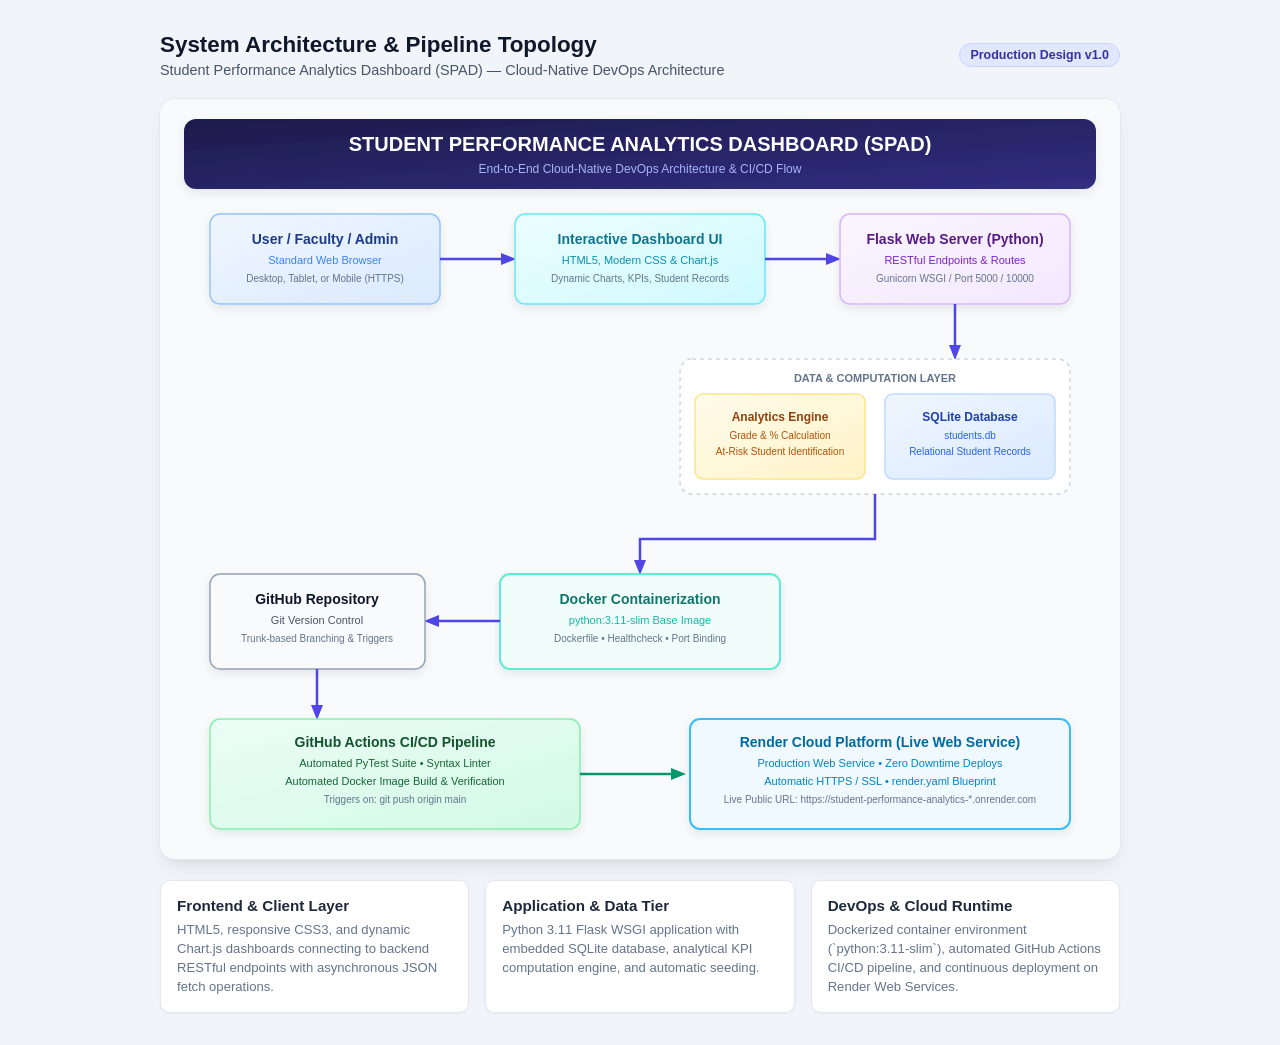
<file: architecture/view_architecture.html>
<!DOCTYPE html>
<html lang="en">
<head>
    <meta charset="UTF-8">
    <meta name="viewport" content="width=device-width, initial-scale=1.0">
    <title>System Architecture - Student Performance Analytics Dashboard</title>
    <style>
        body {
            margin: 0;
            padding: 32px 20px;
            background: #f1f5f9;
            font-family: -apple-system, BlinkMacSystemFont, 'Segoe UI', Roboto, sans-serif;
            display: flex;
            flex-direction: column;
            align-items: center;
            color: #0f172a;
        }
        .header {
            max-width: 960px;
            width: 100%;
            margin-bottom: 20px;
            display: flex;
            justify-content: space-between;
            align-items: center;
            flex-wrap: wrap;
            gap: 12px;
        }
        .header h1 {
            margin: 0;
            font-size: 1.4rem;
            font-weight: 700;
            color: #0f172a;
        }
        .header p {
            margin: 4px 0 0;
            font-size: 0.9rem;
            color: #475569;
        }
        .badge {
            display: inline-block;
            background: #e0e7ff;
            color: #3730a3;
            font-size: 0.78rem;
            font-weight: 600;
            padding: 4px 10px;
            border-radius: 9999px;
            border: 1px solid #c7d2fe;
        }
        .diagram-container {
            max-width: 960px;
            width: 100%;
            background: #ffffff;
            border-radius: 16px;
            box-shadow: 0 10px 25px -5px rgba(0, 0, 0, 0.08), 0 8px 10px -6px rgba(0, 0, 0, 0.05);
            overflow: hidden;
            border: 1px solid #e2e8f0;
        }
        img, svg {
            width: 100%;
            height: auto;
            display: block;
        }
        .architecture-notes {
            max-width: 960px;
            width: 100%;
            margin-top: 20px;
            display: grid;
            grid-template-columns: repeat(auto-fit, minmax(280px, 1fr));
            gap: 16px;
        }
        .note-card {
            background: #ffffff;
            border: 1px solid #e2e8f0;
            border-radius: 10px;
            padding: 16px;
            box-shadow: 0 1px 3px rgba(0,0,0,0.05);
        }
        .note-card h3 {
            margin: 0 0 6px 0;
            font-size: 0.95rem;
            color: #1e293b;
        }
        .note-card p {
            margin: 0;
            font-size: 0.82rem;
            color: #64748b;
            line-height: 1.45;
        }
    </style>
</head>
<body>
    <div class="header">
        <div>
            <h1>System Architecture & Pipeline Topology</h1>
            <p>Student Performance Analytics Dashboard (SPAD) — Cloud-Native DevOps Architecture</p>
        </div>
        <div>
            <span class="badge">Production Design v1.0</span>
        </div>
    </div>

    <div class="diagram-container">
        <img src="architecture_diagram.svg" alt="SPAD System Architecture Diagram">
    </div>

    <div class="architecture-notes">
        <div class="note-card">
            <h3>Frontend & Client Layer</h3>
            <p>HTML5, responsive CSS3, and dynamic Chart.js dashboards connecting to backend RESTful endpoints with asynchronous JSON fetch operations.</p>
        </div>
        <div class="note-card">
            <h3>Application & Data Tier</h3>
            <p>Python 3.11 Flask WSGI application with embedded SQLite database, analytical KPI computation engine, and automatic seeding.</p>
        </div>
        <div class="note-card">
            <h3>DevOps & Cloud Runtime</h3>
            <p>Dockerized container environment (`python:3.11-slim`), automated GitHub Actions CI/CD pipeline, and continuous deployment on Render Web Services.</p>
        </div>
    </div>
</body>
</html>
</file>
